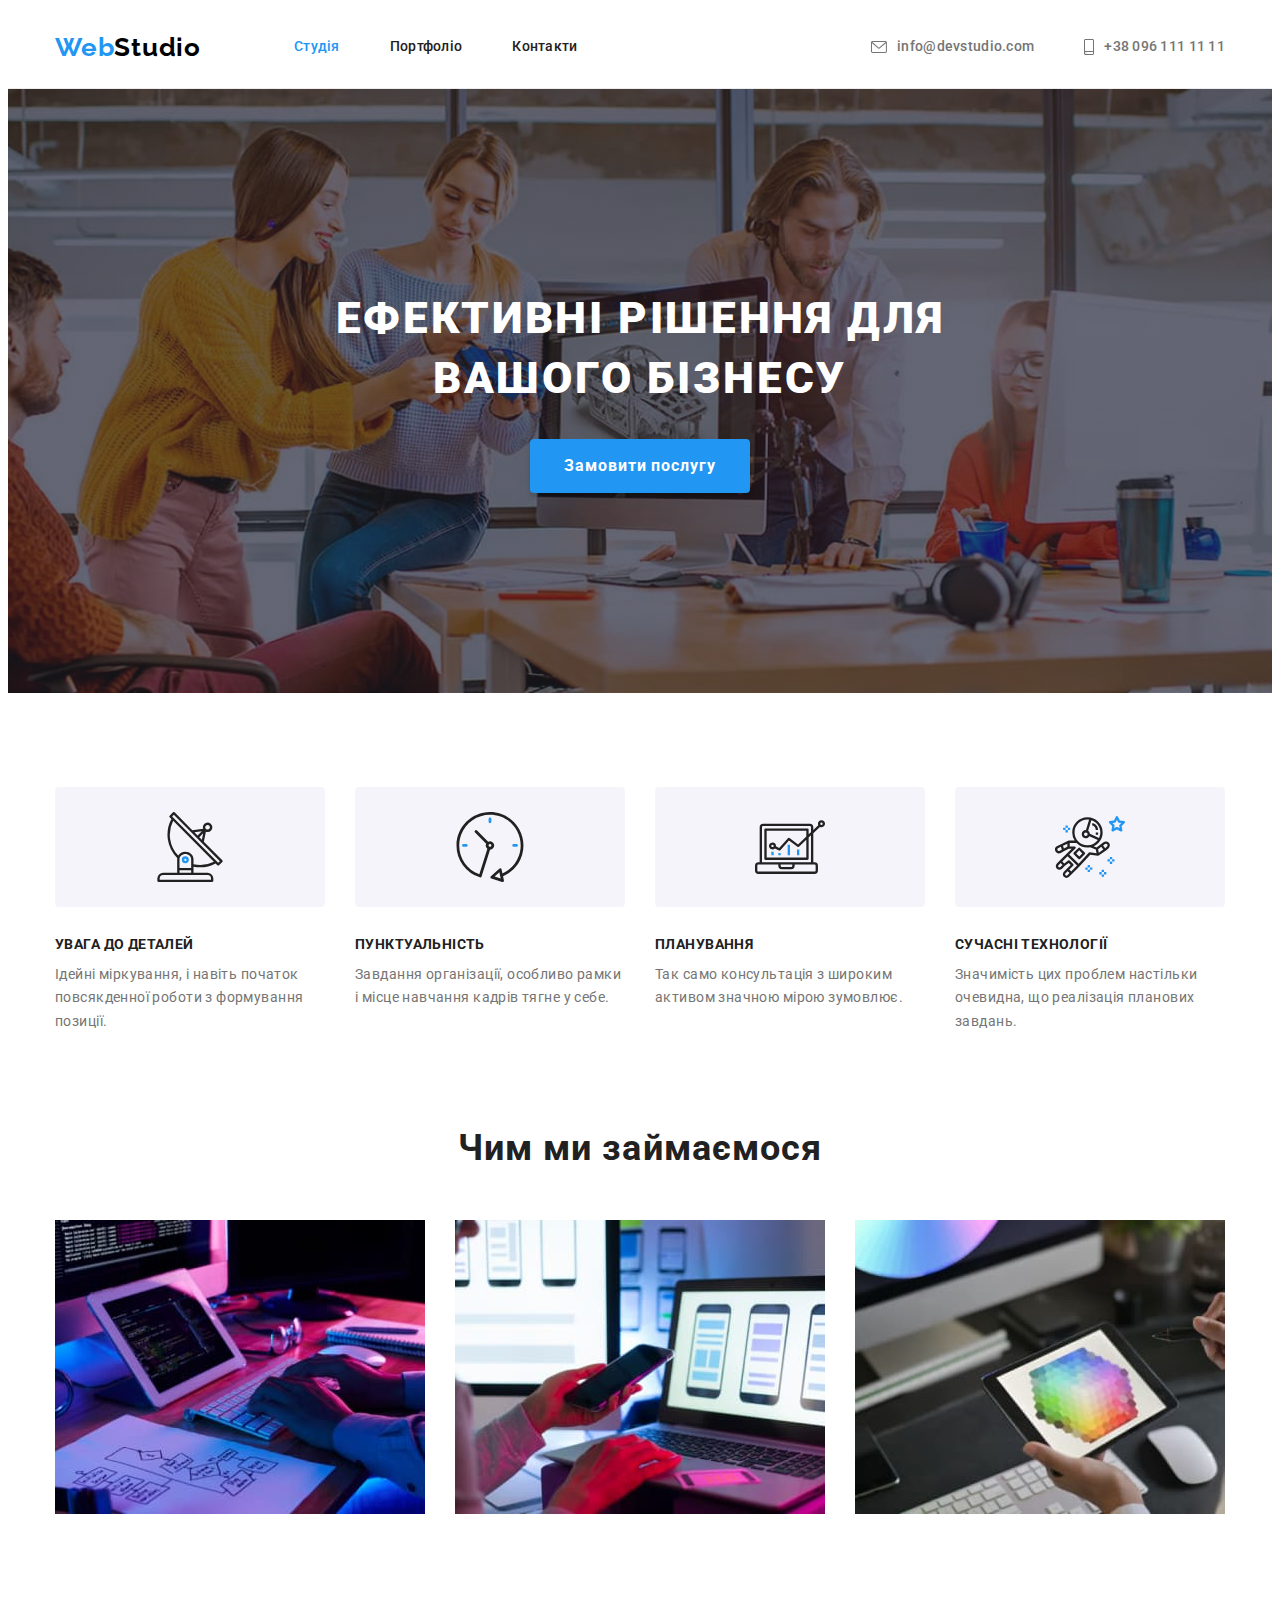
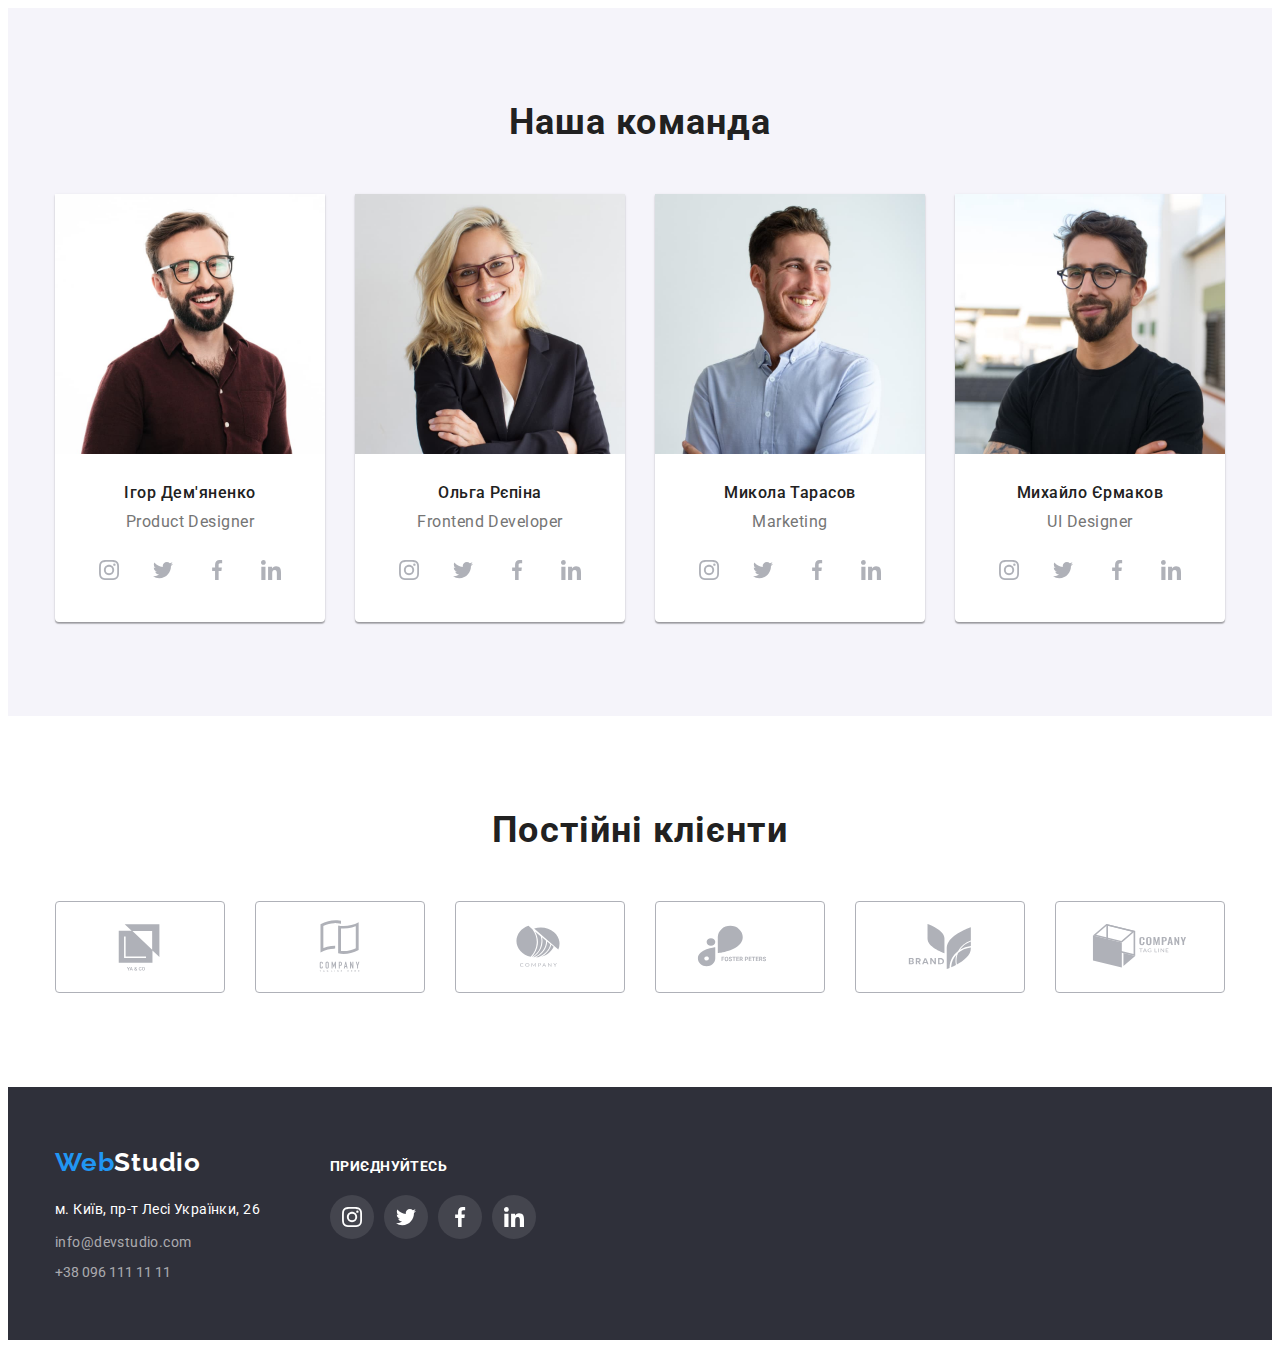
<file: index.html>
<!DOCTYPE html>
<html lang="uk">
  <head>
    <meta charset="UTF-8" />
    <meta http-equiv="X-UA-Compatible" content="IE=edge" />
    <meta name="viewport" content="width=device-width, initial-scale=1.0" />
    <link rel="preconnect" href="https://fonts.googleapis.com" />
    <link rel="preconnect" href="https://fonts.gstatic.com" crossorigin />
    <link
      href="https://fonts.googleapis.com/css2?family=Raleway:wght@700&family=Roboto:wght@400;500;700;900&display=swap"
      rel="stylesheet"
    />
    <link
      rel="stylesheet"
      href="https://cdnjs.cloudflare.com/ajax/libs/modern-normalize/1.1.0/modern-normalize.min.css"
      integrity="sha512-wpPYUAdjBVSE4KJnH1VR1HeZfpl1ub8YT/NKx4PuQ5NmX2tKuGu6U/JRp5y+Y8XG2tV+wKQpNHVUX03MfMFn9Q=="
      crossorigin="anonymous"
      referrerpolicy="no-referrer"
    />
    <link rel="stylesheet" href="./css/style.css" />
    <title>Web Studio</title>
  </head>
  <body>
    <header class="header">
      <div class="container nav">
        <nav class="nav">
          <a class="nav-logo" href="./index.html"
            ><span class="main-logo">Web</span><span class="first-logo">Studio</span></a
          >
          <ul class="nav-list list">
            <li class="nav-item">
              <a class="nav-link link current" href="./index.html">Студія</a>
            </li>
            <li class="nav-item"><a class="nav-link link" href="./portfolio.html">Портфоліо</a></li>
            <li class="nav-item"><a class="nav-link link" href="">Контакти</a></li>
          </ul>
        </nav>
        <ul class="contact-list list">
          <li class="contact-item">
            <a class="contact-link link" href="mailto:info@devstudio.com">
              <svg class="contact-icon" width="16" height="12">
                <use href="./images/icons.svg#icon-envelope"></use>
                </svg>info@devstudio.com</a
            >
          </li>
          <li class="contact-item">
            <a class="contact-link link" href="tel:+380961111111">
              <svg class="contact-icon" width="10" height="16">
                <use href="./images/icons.svg#icon-smartphone"></use></svg>+38 096 111 11 11</a>
          </li>
        </ul>
      </div>
    </header>
    <!-- Hero -->
    <main>
      <section class="hero">
        <div class="container">
          <h1 class="hero-title">Ефективні рішення для вашого бізнесу</h1>
          <button class="button" type="button">Замовити послугу</button>
        </div>
      </section>

      <!-- Advantages -->
      <section class="section">
        <div class="container">
          <h2 class="visually-hidden">Наші переваги</h2>
          <ul class="features-list list">
            <li class="features-item">
              <div class="features-icon-container"><svg class="features-icon" width="70" height="70">
                <use href="./images/icons.svg#icon-antenna-1"></use>
              </svg></div>
              
              <h3 class="features-title">УВАГА ДО ДЕТАЛЕЙ</h3>
              <p class="features-text">
                Ідейні міркування, і навіть початок повсякденної роботи з формування позиції.
              </p>
            </li>
            <li class="features-item">
              <div class="features-icon-container"><svg class="features-icon" width="70" height="70">
                <use href="./images/icons.svg#icon-clock-1"></use>
              </svg></div>
              
              <h3 class="features-title">ПУНКТУАЛЬНІСТЬ</h3>
              <p class="features-text">
                Завдання організації, особливо рамки і місце навчання кадрів тягне у себе.
              </p>
            </li>
            <li class="features-item">
              <div class="features-icon-container"><svg class="features-icon" width="70" height="70">
                <use href="./images/icons.svg#icon-diagram-1"></use>
              </svg></div>
              
              <h3 class="features-title">ПЛАНУВАННЯ</h3>
              <p class="features-text">
                Так само консультація з широким активом значною мірою зумовлює.
              </p>
            </li>
            <li class="features-item">
              <div class="features-icon-container"><svg class="features-icon" width="70" height="70">
                <use href="./images/icons.svg#icon-astronaut-1"></use>
              </svg></div>
              
              <h3 class="features-title">СУЧАСНІ ТЕХНОЛОГІЇ</h3>
              <p class="features-text">
                Значимість цих проблем настільки очевидна, що реалізація планових завдань.
              </p>
            </li>
          </ul>
        </div>
      </section>
      <!-- Preview -->
      <section class="preview section">
        <div class="container">
          <h2 class="section-title preview-title">Чим ми займаємося</h2>
          <ul class="main-list list">
            <li>
              <img
                class="img"
                src="./images/img1.jpg"
                alt="Робота програміста на робочому просторі"
                width="370"
                height="294"
              />
            </li>
            <li>
              <img
                class="img"
                src="./images/img2.jpg"
                alt="Дизайнер розробляє інтерфейс для модільного додатка"
                width="370"
                height="294"
              />
            </li>
            <li>
              <img
                class="img"
                src="./images/img3.jpg"
                alt="Дизайнер підбирає палітру кольорів"
                width="370"
                height="294"
              />
            </li>
          </ul>
        </div>
      </section>
      <!-- Team -->
      <section class="team section">
        <div class="container">
          <h2 class="section-title">Наша команда</h2>
          <ul class="main-list list">
            <li class="team-item">
              <img
                class="avatar img"
                src="./images/igor.jpg"
                alt="Ігор Дем'яненко"
                width="270"
                height="260"
              />
              <div class="team-wrap">
                <h3 class="team-title">Ігор Дем'яненко</h3>
                <p class="team-text" lang="en">Product Designer</p>
                <ul class="team-soc-list list">
                  <li class="team-soc-item">
                    <a
                      href=""
                      target="_blank"
                      rel="noopener noreferrer nofollow"
                      class="team-soc-link link"
                    >
                      <svg class="team-soc-icon" width="20" height="20">
                        <use href="./images/icons.svg#icon-instagram-2"></use>
                      </svg>
                    </a>
                  </li>
                  <li class="team-soc-item">
                    <a
                      href=""
                      target="_blank"
                      rel="noopener noreferrer nofollow"
                      class="team-soc-link link"
                    >
                      <svg class="team-soc-icon" width="20" height="20">
                        <use href="./images/icons.svg#icon-twitter-1"></use>
                      </svg>
                    </a>
                  </li>
                  <li class="team-soc-item">
                    <a
                      href=""
                      target="_blank"
                      rel="noopener noreferrer nofollow"
                      class="team-soc-link link"
                    >
                      <svg class="team-soc-icon" width="20" height="20">
                        <use href="./images/icons.svg#icon-facebook-1"></use>
                      </svg>
                    </a>
                  </li>
                  <li class="team-soc-item">
                    <a
                      href=""
                      target="_blank"
                      rel="noopener noreferrer nofollow"
                      class="team-soc-link link"
                    >
                      <svg class="team-soc-icon" width="20" height="20">
                        <use href="./images/icons.svg#icon-linkedin-1"></use>
                      </svg>
                    </a>
                  </li>
                </ul>
              </div>
            </li>
            <li class="team-item">
              <img
                class="avatar img"
                src="./images/olga.jpg"
                alt="Ольга Рєпіна"
                width="270"
                height="260"
              />
              <div class="team-wrap">
                <h3 class="team-title">Ольга Рєпіна</h3>
                <p class="team-text" lang="en">Frontend Developer</p>
                <ul class="team-soc-list list">
                  <li class="team-soc-item">
                    <a
                      href=""
                      target="_blank"
                      rel="noopener noreferrer nofollow"
                      class="team-soc-link link"
                    >
                      <svg class="team-soc-icon" width="20" height="20">
                        <use href="./images/icons.svg#icon-instagram-2"></use>
                      </svg>
                    </a>
                  </li>
                  <li class="team-soc-item">
                    <a
                      href=""
                      target="_blank"
                      rel="noopener noreferrer nofollow"
                      class="team-soc-link link"
                    >
                      <svg class="team-soc-icon" width="20" height="20">
                        <use href="./images/icons.svg#icon-twitter-1"></use>
                      </svg>
                    </a>
                  </li>
                  <li class="team-soc-item">
                    <a
                      href=""
                      target="_blank"
                      rel="noopener noreferrer nofollow"
                      class="team-soc-link link"
                    >
                      <svg class="team-soc-icon" width="20" height="20">
                        <use href="./images/icons.svg#icon-facebook-1"></use>
                      </svg>
                    </a>
                  </li>
                  <li class="team-soc-item">
                    <a
                      href=""
                      target="_blank"
                      rel="noopener noreferrer nofollow"
                      class="team-soc-link link"
                    >
                      <svg class="team-soc-icon" width="20" height="20">
                        <use href="./images/icons.svg#icon-linkedin-1"></use>
                      </svg>
                    </a>
                  </li>
                </ul>
              </div>
            </li>
            <li class="team-item">
              <img
                class="avatar img"
                src="./images/mykola.jpg"
                alt="Микола Тарасов"
                width="270"
                height="260"
              />
              <div class="team-wrap">
                <h3 class="team-title">Микола Тарасов</h3>
                <p class="team-text" lang="en">Marketing</p>
                <ul class="team-soc-list list">
                  <li class="team-soc-item">
                    <a
                      href=""
                      target="_blank"
                      rel="noopener noreferrer nofollow"
                      class="team-soc-link link"
                    >
                      <svg class="team-soc-icon" width="20" height="20">
                        <use href="./images/icons.svg#icon-instagram-2"></use>
                      </svg>
                    </a>
                  </li>
                  <li class="team-soc-item">
                    <a
                      href=""
                      target="_blank"
                      rel="noopener noreferrer nofollow"
                      class="team-soc-link link"
                    >
                      <svg class="team-soc-icon" width="20" height="20">
                        <use href="./images/icons.svg#icon-twitter-1"></use>
                      </svg>
                    </a>
                  </li>
                  <li class="team-soc-item">
                    <a
                      href=""
                      target="_blank"
                      rel="noopener noreferrer nofollow"
                      class="team-soc-link link"
                    >
                      <svg class="team-soc-icon" width="20" height="20">
                        <use href="./images/icons.svg#icon-facebook-1"></use>
                      </svg>
                    </a>
                  </li>
                  <li class="team-soc-item">
                    <a
                      href=""
                      target="_blank"
                      rel="noopener noreferrer nofollow"
                      class="team-soc-link link"
                    >
                      <svg class="team-soc-icon" width="20" height="20">
                        <use href="./images/icons.svg#icon-linkedin-1"></use>
                      </svg>
                    </a>
                  </li>
                </ul>
              </div>
            </li>
            <li class="team-item">
              <img
                class="avatar img"
                src="./images/mykhailo.jpg"
                alt="Михайло Єрмаков"
                width="270"
                height="260"
              />
              <div class="team-wrap">
                <h3 class="team-title">Михайло Єрмаков</h3>
                <p class="team-text" lang="en">UI Designer</p>
                <ul class="team-soc-list list">
                  <li class="team-soc-item">
                    <a
                      href=""
                      target="_blank"
                      rel="noopener noreferrer nofollow"
                      class="team-soc-link link"
                    >
                      <svg class="team-soc-icon" width="20" height="20">
                        <use href="./images/icons.svg#icon-instagram-2"></use>
                      </svg>
                    </a>
                  </li>
                  <li class="team-soc-item">
                    <a
                      href=""
                      target="_blank"
                      rel="noopener noreferrer nofollow"
                      class="team-soc-link link"
                    >
                      <svg class="team-soc-icon" width="20" height="20">
                        <use href="./images/icons.svg#icon-twitter-1"></use>
                      </svg>
                    </a>
                  </li>
                  <li class="team-soc-item">
                    <a
                      href=""
                      target="_blank"
                      rel="noopener noreferrer nofollow"
                      class="team-soc-link link"
                    >
                      <svg class="team-soc-icon" width="20" height="20">
                        <use href="./images/icons.svg#icon-facebook-1"></use>
                      </svg>
                    </a>
                  </li>
                  <li class="team-soc-item">
                    <a
                      href=""
                      target="_blank"
                      rel="noopener noreferrer nofollow"
                      class="team-soc-link link"
                    >
                      <svg class="team-soc-icon" width="20" height="20">
                        <use href="./images/icons.svg#icon-linkedin-1"></use>
                      </svg>
                    </a>
                  </li>
                </ul>
              </div>
            </li>
          </ul>
        </div>
      </section>
      <!-- clients -->
      <section class="clients section">
        <div class="container">
          <h2 class="section-title">Постійні клієнти</h2>
          <ul class="clients-list list">
            <li class="clients-item">
              <a
                href=""
                target="_blank"
                rel="noopener noreferrer nofollow"
                class="client-link link"
              >
                <svg class="clients-icon" width="106" height="60">
                  <use href="./images/icons.svg#icon-Logo1"></use>
                </svg>
              </a>
            </li>
            <li class="clients-item">
              <a
                href=""
                target="_blank"
                rel="noopener noreferrer nofollow"
                class="client-link link"
              >
                <svg class="clients-icon" width="106" height="60">
                  <use href="./images/icons.svg#icon-Logo2"></use>
                </svg>
              </a>
            </li>
            <li class="clients-item">
              <a
                href=""
                target="_blank"
                rel="noopener noreferrer nofollow"
                class="client-link link"
              >
                <svg class="clients-icon" width="106" height="60">
                  <use href="./images/icons.svg#icon-Logo3"></use>
                </svg>
              </a>
            </li>
            <li class="clients-item">
              <a
                href=""
                target="_blank"
                rel="noopener noreferrer nofollow"
                class="client-link link"
              >
                <svg class="clients-icon" width="106" height="60">
                  <use href="./images/icons.svg#icon-Logo4"></use>
                </svg>
              </a>
            </li>
            <li class="clients-item">
              <a
                href=""
                target="_blank"
                rel="noopener noreferrer nofollow"
                class="client-link link"
              >
                <svg class="clients-icon" width="106" height="60">
                  <use href="./images/icons.svg#icon-Logo5"></use>
                </svg>
              </a>
            </li>
            <li class="clients-item">
              <a
                href=""
                target="_blank"
                rel="noopener noreferrer nofollow"
                class="client-link link"
              >
                <svg class="clients-icon" width="106" height="60">
                  <use href="./images/icons.svg#icon-Logo6"></use>
                </svg>
              </a>
            </li>
          </ul>
        </div>
      </section>
    </main>
    <!-- footer -->
    <footer class="footer">
      <div class="container footer-list">
        <div class="address">
          <a class="footer-logo" href="./index.html"
            ><span class="main-logo">Web</span><span class="second-logo">Studio</span></a
          >
          <address class="contacts">
            <ul class="address-list list">
              <li class="address-item">
                <a
                  class="address-content link"
                  href="https://goo.gl/maps/CPtrU1FHBa2aNyZL9"
                  target="_blank"
                  rel="noopener noreferrer nofollow"
                >
                  м. Київ, пр-т Лесі Українки, 26</a
                >
              </li>
              <li class="address-item">
                <a class="address-link link" href="mailto:info@devstudio.com">info@devstudio.com</a>
              </li>
              <li class="address-item">
                <a class="address-link link" href="tel:+380961111111">+38 096 111 11 11</a>
              </li>
            </ul>
          </address>
        </div>
        <div class="footer-soc">
          <h2 class="footer-soc-title">приєднуйтесь</h2>
          <ul class="footer-soc-list list">
            <li class="footer-soc-item">
              <a
                href=""
                target="_blank"
                rel="noopener noreferrer nofollow"
                class="footer-soc-link link"
              >
                <svg class="footer-soc-icon" width="20" height="20">
                  <use href="./images/icons.svg#icon-instagram-2"></use>
                </svg>
              </a>
            </li>
            <li class="footer-soc-item">
              <a
                href=""
                target="_blank"
                rel="noopener noreferrer nofollow"
                class="footer-soc-link link"
              >
                <svg class="footer-soc-icon" width="20" height="20">
                  <use href="./images/icons.svg#icon-twitter-1"></use>
                </svg>
              </a>
            </li>
            <li class="footer-soc-item">
              <a
                href=""
                target="_blank"
                rel="noopener noreferrer nofollow"
                class="footer-soc-link link"
              >
                <svg class="footer-soc-icon" width="20" height="20">
                  <use href="./images/icons.svg#icon-facebook-1"></use>
                </svg>
              </a>
            </li>
            <li class="footer-soc-item">
              <a
                href=""
                target="_blank"
                rel="noopener noreferrer nofollow"
                class="footer-soc-link link"
              >
                <svg class="footer-soc-icon" width="20" height="20">
                  <use href="./images/icons.svg#icon-linkedin-1"></use>
                </svg>
              </a>
            </li>
          </ul>
        </div>
      </div>
    </footer>
  </body>
</html>
</file>
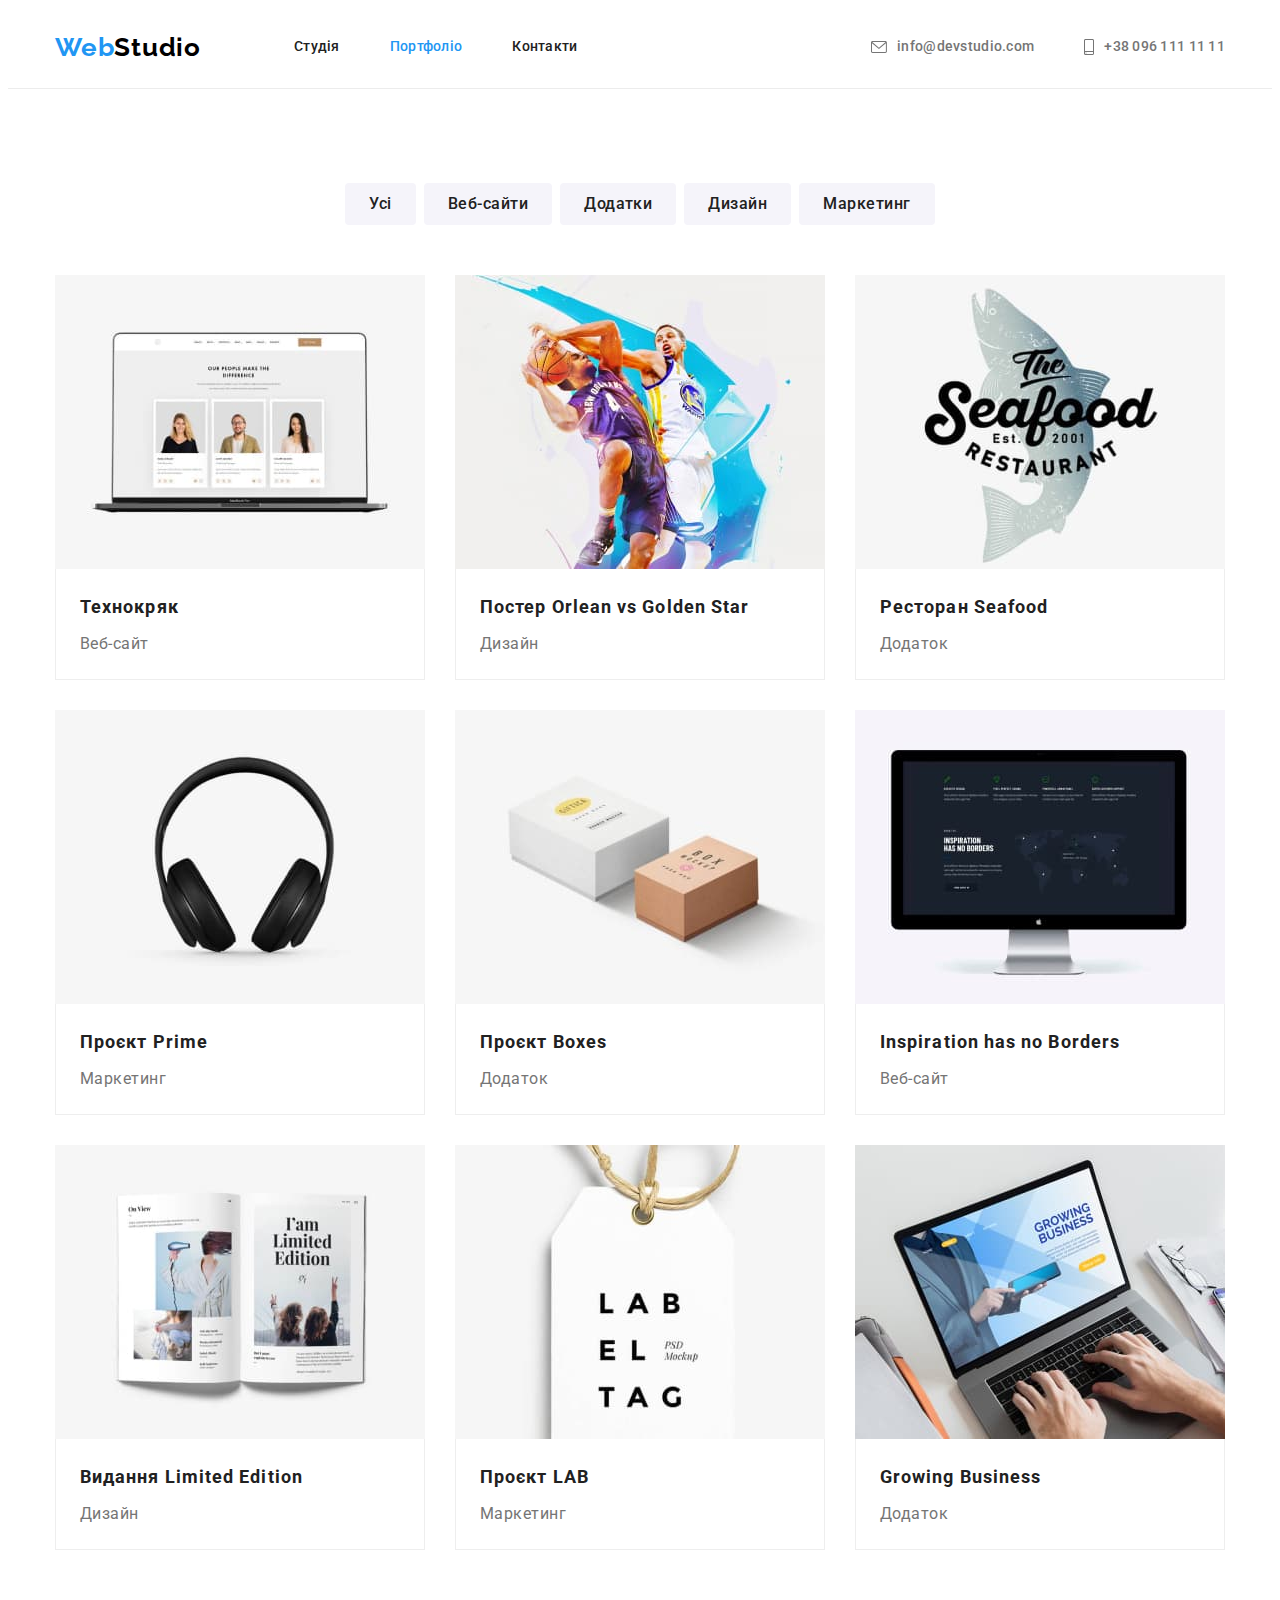
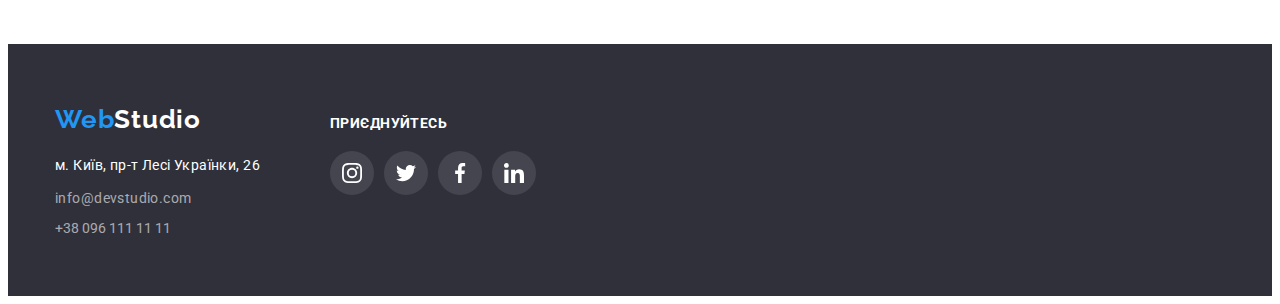
<file: portfolio.html>
<!DOCTYPE html>
<html lang="uk">
  <head>
    <meta charset="UTF-8" />
    <meta http-equiv="X-UA-Compatible" content="IE=edge" />
    <meta name="viewport" content="width=device-width, initial-scale=1.0" />
    <link rel="preconnect" href="https://fonts.googleapis.com" />
    <link rel="preconnect" href="https://fonts.gstatic.com" crossorigin />
    <link
      href="https://fonts.googleapis.com/css2?family=Raleway:wght@700&family=Roboto:wght@400;500;700;900&display=swap"
      rel="stylesheet"
    />
    <link
      rel="stylesheet"
      href="https://cdnjs.cloudflare.com/ajax/libs/modern-normalize/1.1.0/modern-normalize.min.css"
      integrity="sha512-wpPYUAdjBVSE4KJnH1VR1HeZfpl1ub8YT/NKx4PuQ5NmX2tKuGu6U/JRp5y+Y8XG2tV+wKQpNHVUX03MfMFn9Q=="
      crossorigin="anonymous"
      referrerpolicy="no-referrer"
    />
    <link rel="stylesheet" href="./css/style.css" />
    <title>Web Studio</title>
  </head>
  <body>
    <header class="header">
      <div class="container nav">
        <nav class="nav">
          <a class="nav-logo" href="./index.html"
            ><span class="main-logo">Web</span><span class="first-logo">Studio</span></a
          >
          <ul class="nav-list list">
            <li class="nav-item">
              <a class="nav-link link" href="./index.html">Студія</a>
            </li>
            <li class="nav-item">
              <a class="nav-link link current" href="./portfolio.html">Портфоліо</a>
            </li>
            <li class="nav-item"><a class="nav-link link" href="">Контакти</a></li>
          </ul>
        </nav>
        <ul class="contact-list list">
          <li class="contact-item">
            <a class="contact-link link" href="mailto:info@devstudio.com">
              <svg class="contact-icon" width="16" height="12">
                <use href="./images/icons.svg#icon-envelope"></use>
              </svg>info@devstudio.com
              </a>
          </li>
          <li class="contact-item">
            <a class="contact-link link" href="tel:+380961111111">
              <svg class="contact-icon" width="10" height="16">
                <use href="./images/icons.svg#icon-smartphone"></use></svg>+38 096 111 11 11</a>
          </li>
        </ul>
      </div>
    </header>
    <!-- Hero -->
    <main>
      <section class="section">
        <div class="container">
          <h1 class="visually-hidden">Портфоліо</h1>
          <ul class="filters-list list">
            <li class="filters-item"><button class="filters-btn" type="button">Усі</button></li>
            <li class="filters-item">
              <button class="filters-btn" type="button">Веб-сайти</button>
            </li>
            <li class="filters-item"><button class="filters-btn" type="button">Додатки</button></li>
            <li class="filters-item"><button class="filters-btn" type="button">Дизайн</button></li>
            <li class="filters-item">
              <button class="filters-btn" type="button">Маркетинг</button>
            </li>
          </ul>
          <ul class="content-list list">
            <li class="content-item">
              <a
                href=""
                target="_blank"
                rel="noopener noreferrer nofollow"
                class="content-link link"
                ><img class="img" src="./images/technocrack.jpg" alt="Веб-сайт Технокряк" />
                <div class="content-wrap">
                  <h2 class="content-title">Технокряк</h2>
                  <p class="content-text">Веб-сайт</p>
                </div></a
              >
            </li>
            <li class="content-item">
              <a
                href=""
                target="_blank"
                rel="noopener noreferrer nofollow"
                class="content-link link"
                ><img
                  class="img"
                  src="./images/poster.jpg"
                  alt=" Дизайн постеру до баскетбольного матчу"
                />
                <div class="content-wrap">
                  <h2 class="content-title">Постер <span lang="en">Orlean vs Golden Star</span></h2>
                  <p class="content-text">Дизайн</p>
                </div></a
              >
            </li>
            <li class="content-item">
              <a
                href=""
                target="_blank"
                rel="noopener noreferrer nofollow"
                class="content-link link"
              >
                <img
                  class="img"
                  src="./images/seafood.jpg"
                  alt="Додаток ресторану морської кухні"
                />
                <div class="content-wrap">
                  <h2 class="content-title">Ресторан <span lang="en">Seafood</span></h2>
                  <p class="content-text">Додаток</p>
                </div></a
              >
            </li>
            <li class="content-item">
              <a
                href=""
                target="_blank"
                rel="noopener noreferrer nofollow"
                class="content-link link"
                ><img class="img" src="./images/prime.jpg" alt="Маркетинговий проект Прайм" />
                <div class="content-wrap">
                  <h2 class="content-title">Проєкт <span lang="en">Prime</span></h2>
                  <p class="content-text">Маркетинг</p>
                </div></a
              >
            </li>
            <li class="content-item">
              <a
                href=""
                target="_blank"
                rel="noopener noreferrer nofollow"
                class="content-link link"
                ><img class="img" src="./images/boxes.jpg" alt=" Додаток до проекту Boxes" />
                <div class="content-wrap">
                  <h2 class="content-title">Проєкт <span lang="en">Boxes</span></h2>
                  <p class="content-text">Додаток</p>
                </div></a
              >
            </li>
            <li class="content-item">
              <a
                href=""
                target="_blank"
                rel="noopener noreferrer nofollow"
                class="content-link link"
                ><img
                  class="img"
                  src="./images/no_borders.jpg"
                  alt="Веб-сайт Натхнення немає кордонів"
                />
                <div class="content-wrap">
                  <h2 class="content-title" lang="en">Inspiration has no Borders</h2>
                  <p class="content-text">Веб-сайт</p>
                </div></a
              >
            </li>
            <li class="content-item">
              <a
                href=""
                target="_blank"
                rel="noopener noreferrer nofollow"
                class="content-link link"
                ><img class="img" src="./images/limited.jpg" alt="Дизайн видання Limited Edition" />
                <div class="content-wrap">
                  <h2 class="content-title">Видання <span lang="en">Limited Edition</span></h2>
                  <p class="content-text">Дизайн</p>
                </div></a
              >
            </li>
            <li class="content-item">
              <a
                href=""
                target="_blank"
                rel="noopener noreferrer nofollow"
                class="content-link link"
                ><img class="img" src="./images/lab.jpg" alt="Проект Label Tag" />
                <div class="content-wrap">
                  <h2 class="content-title">Проєкт <span lang="en">LAB</span></h2>
                  <p class="content-text">Маркетинг</p>
                </div></a
              >
            </li>
            <li class="content-item">
              <a
                href=""
                target="_blank"
                rel="noopener noreferrer nofollow"
                class="content-link link"
              >
                <img
                  class="img"
                  src="./images/growing_business.jpg"
                  alt="Додаток для просування бізнесу"
                />
                <div class="content-wrap">
                  <h2 class="content-title" lang="en">Growing Business</h2>
                  <p class="content-text">Додаток</p>
                </div></a
              >
            </li>
          </ul>
        </div>
      </section>
    </main>
    <!-- footer -->
    <footer class="footer">
      <div class="container footer-list">
        <div class="address">
          <a class="footer-logo" href="./index.html"
            ><span class="main-logo">Web</span><span class="second-logo">Studio</span></a
          >
          <address class="contacts">
            <ul class="address-list list">
              <li class="address-item">
                <a
                  class="address-content link"
                  href="https://goo.gl/maps/CPtrU1FHBa2aNyZL9"
                  target="_blank"
                  rel="noopener noreferrer nofollow"
                >
                  м. Київ, пр-т Лесі Українки, 26</a
                >
              </li>
              <li class="address-item">
                <a class="address-link link" href="mailto:info@devstudio.com">info@devstudio.com</a>
              </li>
              <li class="address-item">
                <a class="address-link link" href="tel:+380961111111">+38 096 111 11 11</a>
              </li>
            </ul>
          </address>
        </div>
        <div class="footer-soc">
          <h2 class="footer-soc-title">приєднуйтесь</h2>
          <ul class="footer-soc-list list">
            <li class="footer-soc-item">
              <a
                href=""
                target="_blank"
                rel="noopener noreferrer nofollow"
                class="footer-soc-link link"
              >
                <svg class="footer-soc-icon" width="20" height="20">
                  <use href="./images/icons.svg#icon-instagram-2"></use>
                </svg>
              </a>
            </li>
            <li class="footer-soc-item">
              <a
                href=""
                target="_blank"
                rel="noopener noreferrer nofollow"
                class="footer-soc-link link"
              >
                <svg class="footer-soc-icon" width="20" height="20">
                  <use href="./images/icons.svg#icon-twitter-1"></use>
                </svg>
              </a>
            </li>
            <li class="footer-soc-item">
              <a
                href=""
                target="_blank"
                rel="noopener noreferrer nofollow"
                class="footer-soc-link link"
              >
                <svg class="footer-soc-icon" width="20" height="20">
                  <use href="./images/icons.svg#icon-facebook-1"></use>
                </svg>
              </a>
            </li>
            <li class="footer-soc-item">
              <a
                href=""
                target="_blank"
                rel="noopener noreferrer nofollow"
                class="footer-soc-link link"
              >
                <svg class="footer-soc-icon" width="20" height="20">
                  <use href="./images/icons.svg#icon-linkedin-1"></use>
                </svg>
              </a>
            </li>
          </ul>
        </div>
      </div>
    </footer>
  </body>
</html>
</file>
<file: css/style.css>
:root {
  --primary-text-color: #757575;
  --title-text-color: #212121;
  --accent-color: #2196f3;
  --btn-color: #2196f3;
  --white-color: #ffffff;
}

html {
  box-sizing: border-box;
}

*,
*::before,
*::after {
  box-sizing: inherit;
}

p,
h1,
h2,
h3,
h4,
h5,
h6 {
  margin: 0;
}

ul {
  margin: 0;
  padding-left: 0;
}

button {
  cursor: pointer;
}

.contacts {
  font-style: normal;
}

img {
  display: block;
  max-width: 100%;
  height: auto;
}

body {
  font-family: 'Roboto', sans-serif;
  color: var(--primary-text-color);
  background-color: var(--white-color);
  font-size: 14px;
}

.list {
  list-style: none;
}

.link {
  text-decoration: none;
}

.container {
  width: 1200px;
  padding-left: 15px;
  padding-right: 15px;
  margin: 0 auto;
}

.section {
  padding-top: 94px;
  padding-bottom: 94px;
}

/* a:visited {
  color: var(--primary-text-color);
} */

/*---------------- head -------------------*/
.header {
  background-color: var(--white-color);
  border-bottom: 1px solid #ececec;
  padding-top: 24px;
  padding-bottom: 25px;
}

.nav {
  display: flex;
  align-items: center;
}


.nav > .nav-logo {
  margin-right: 93px;
}

.nav-logo,
.footer-logo {
  font-family: 'Raleway';
  font-weight: 700;
  font-size: 26px;
  line-height: 1.19;
  letter-spacing: 0.03em;
  text-decoration: none;
}

.main-logo {
  color: var(--accent-color);
}

.first-logo {
  color: #000000;
}

.nav-list {
  display: flex;
  gap: 50px;
}

.nav-list .nav-link.current {
  color: var(--accent-color);
}

.nav-link,
.contact-link {
  color: var(--title-text-color);
  font-weight: 500;
  line-height: 1.14;
  letter-spacing: 0.02em;
  display: block;
}

.nav-link:hover,
.nav-link:focus {
  color: var(--accent-color);
}

.contact-list {
  display: flex;
  gap: 50px;
  margin-left: auto;
}

.contact-link {
  color: var(--primary-text-color);
  display: flex;
  align-items: center;
  gap: 10px;
}


.contact-link:hover,
.contact-link:focus {
  color: var(--accent-color);
}

.contact-icon {
fill: currentColor;
}

/*------------------- main -----------------*/
.visually-hidden {
  position: absolute;
  width: 1px;
  height: 1px;
  margin: -1px;
  border: 0;
  padding: 0;

  white-space: nowrap;
  clip-path: inset(100%);
  clip: rect(0 0 0 0);
  overflow: hidden;
}

/*------------------- hero -----------------*/
.hero {
  background: #2f303a;
  padding-top: 200px;
  padding-bottom: 200px;
  background-image: linear-gradient(rgba(47, 48, 58, 0.4), rgba(47, 48, 58, 0.4)), url(../images/hero-bg.jpg);
  background-repeat: no-repeat;
  background-position: center;
  background-size: cover;
  max-width: 1600px;
  margin: 0 auto;
}

.hero-title {
  font-weight: 900;
  font-size: 44px;
  line-height: 1.36;
  text-align: center;
  letter-spacing: 0.06em;
  text-transform: uppercase;
  color: var(--white-color);
  display: block;
  margin: 0 auto;
  margin-bottom: 30px;
  width: 696px;
}

.button {
  font-family: inherit;
  color: var(--white-color);
  background-color: var(--btn-color);
  font-weight: 700;
  font-size: 16px;
  line-height: 30px;
  display: flex;
  align-items: center;
  text-align: center;
  letter-spacing: 0.06em;
  background: var(--btn-color);
  border: 2px solid var(--btn-color);
  box-shadow: 0px 4px 4px rgba(0, 0, 0, 0.15);
  border-radius: 4px;
  margin: 0 auto;
  padding: 10px 32px;
}

.button:hover,
.button:focus {
  background: #188ce8;
  border: 2px solid #188ce8;
  box-shadow: 0px 4px 4px rgba(0, 0, 0, 0.15);
  border-radius: 4px;
  cursor: pointer;
}
/*--------------- features ---------------*/
.features-title {
  font-size: 14px;
  line-height: 1.14;
  letter-spacing: 0.03em;
  text-transform: uppercase;
  color: var(--title-text-color);
  margin-bottom: 10px;
}

.features-list {
  display: flex;
  gap: 30px;
}

.features-item {
  display: block;
  max-width: 270px;
}

.features-text {
  line-height: 1.71;
  letter-spacing: 0.03em;
}

.features-icon-container {
  height: 120px;
  margin-bottom: 30px;
  display: flex;
  align-items: center;
  justify-content: center;
  background: #F5F4FA;
border-radius: 4px;
}

/* -------------- preview ----------------- */
.preview {
  padding-top: 0;
}

.section-title {
  font-size: 36px;
  line-height: 1.16;
  text-align: center;
  letter-spacing: 0.03em;
  color: var(--title-text-color);
  margin-bottom: 50px;
}

/* ----------------- team ---------------- */
.team {
  background-color: #f5f4fa;
}

.main-list {
  display: flex;
  gap: 30px;
}

.team-title {
  font-weight: 500;
  font-size: 16px;
  line-height: 1.18;
  text-align: center;
  letter-spacing: 0.03em;
  color: var(--title-text-color);
  margin-bottom: 10px;
}

.team-wrap {
  padding-top: 30px;
  padding-bottom: 30px;
}

.team-item {
  background: var(--white-color);
  box-shadow: 0px 1px 3px rgba(0, 0, 0, 0.12), 0px 1px 1px rgba(0, 0, 0, 0.14),
    0px 2px 1px rgba(0, 0, 0, 0.2);
  border-radius: 0px 0px 4px 4px;
}

.team-text {
  font-size: 16px;
  line-height: 1.18;
  text-align: center;
  letter-spacing: 0.03em;
  margin-bottom: 16px;
}

.team-soc-list {
  display: flex;
  justify-content: center;
  gap: 10px;
}

.team-soc-item {
  width: 44px;
  height: 44px;
}

.team-soc-link {
width: 100%;
height: 100%;
border-radius: 50%;
display: flex;
justify-content: center;
align-items: center;
}

.team-soc-icon {
  fill: #AFB1B8;
}

.team-soc-link:hover,
.team-soc-link:focus {
  background-color: var(--accent-color);
}

.team-soc-link:hover .team-soc-icon,
.team-soc-link:focus .team-soc-icon{
  fill: var(--white-color);
}
/* ---------------- clients ---------------- */


.clients-list {
  display: flex;
  gap: 30px;
}

.clients-item {
  width: calc((100% - 150px) / 6);
  height: 92px;
  /* border: 1px solid #AFB1B8;
border-radius: 4px; */
}

.client-link {
  width: 100%;
height: 100%;
border: 1px solid #AFB1B8;
border-radius: 4px;
display: flex;
justify-content: center;
align-items: center;
}

.clients-icon {
  fill: #AFB1B8;
}

.client-link:hover,
.client-link:focus {
border-color: var(--accent-color);
}

.client-link:hover .clients-icon,
.client-link:focus .clients-icon {
fill: var(--accent-color);
}

/* ---------------- footer ----------------- */
.footer {
  background-color: #2f303a;
  padding-top: 60px;
  padding-bottom: 60px;
  
}

.footer-list {
display: flex;
  align-items: baseline;
}

.second-logo {
  color: var(--white-color);
  margin-bottom: 20px;
  display: inline-block;
}

.address-item:not(:last-child) {
  line-height: 1.71;
  letter-spacing: 0.03em;
  margin-bottom: 9px;
}

.address-content {
  color: var(--white-color);
}

.address-link {
  color: rgba(255, 255, 255, 0.6);
}

.address-link:hover,
.address-link:focus {
  color: var(--accent-color);
}

.footer-soc {
  margin-left: 70px;
}

.footer-soc-title {
font-size: 14px;
line-height: 1.14;
letter-spacing: 0.03em;
text-transform: uppercase;
color: var(--white-color);
margin-bottom: 20px;
}

.footer-soc-list {
  display: flex;
  gap: 10px;
}

.footer-soc-item {
  width: 44px;
  height: 44px;
}

.footer-soc-link {
width: 100%;
height: 100%;
border-radius: 50%;
display: flex;
justify-content: center;
align-items: center;
background-color: rgba(255, 255, 255, 0.1);
}

.footer-soc-icon {
  fill: var(--white-color);
}

.footer-soc-link:hover,
.footer-soc-link:focus {
  background-color: var(--accent-color);
}

/* ----------- portfolio ------------- */
/* filter */
.filters-list {
  margin-bottom: 50px;
  display: flex;
  gap: 8px;
  justify-content: center;
}

.filters-btn {
  font-family: inherit;
  font-weight: 500;
  font-size: 16px;
  line-height: 1.62;
  text-align: center;
  letter-spacing: 0.03em;
  color: var(--title-text-color);
  background: #f5f4fa;
  border: 2px solid #f5f4fa;
  border-radius: 4px;
  padding: 6px 22px;
}

.filters-btn:hover,
.filters-btn:focus,
.filters-btn:root {
  color: var(--white-color);
  background: var(--accent-color);
  border: 2px solid var(--accent-color);
  box-shadow: 0px 3px 1px rgba(0, 0, 0, 0.1), 0px 1px 2px rgba(0, 0, 0, 0.08),
    0px 2px 2px rgba(0, 0, 0, 0.12);
  border-radius: 4px;
  cursor: pointer;
}

.content-item {
  background: var(--white-color);
  width: calc((100% - 60px) / 3);
}

.content-list {
  display: flex;
  flex-wrap: wrap;
  gap: 30px;
}
.content-link {
  display: block;
}

.content-link:hover,
.content-link:focus {
  box-shadow: 0px 1px 1px rgba(0, 0, 0, 0.12), 0px 4px 4px rgba(0, 0, 0, 0.06), 1px 4px 6px rgba(0, 0, 0, 0.16);
}

.content-title {
  font-size: 18px;
  line-height: 2;
  letter-spacing: 0.06em;
  color: var(--title-text-color);
  margin-bottom: 4px;
}

.content-wrap {
  padding: 20px 24px;
  border-bottom: 1px solid #eeeeee;
  border-left: 1px solid #eeeeee;
  border-right: 1px solid #eeeeee;
}

.content-text {
  font-size: 16px;
  line-height: 1.87;
  letter-spacing: 0.03em;
  color: var(--primary-text-color);
}
</file>
